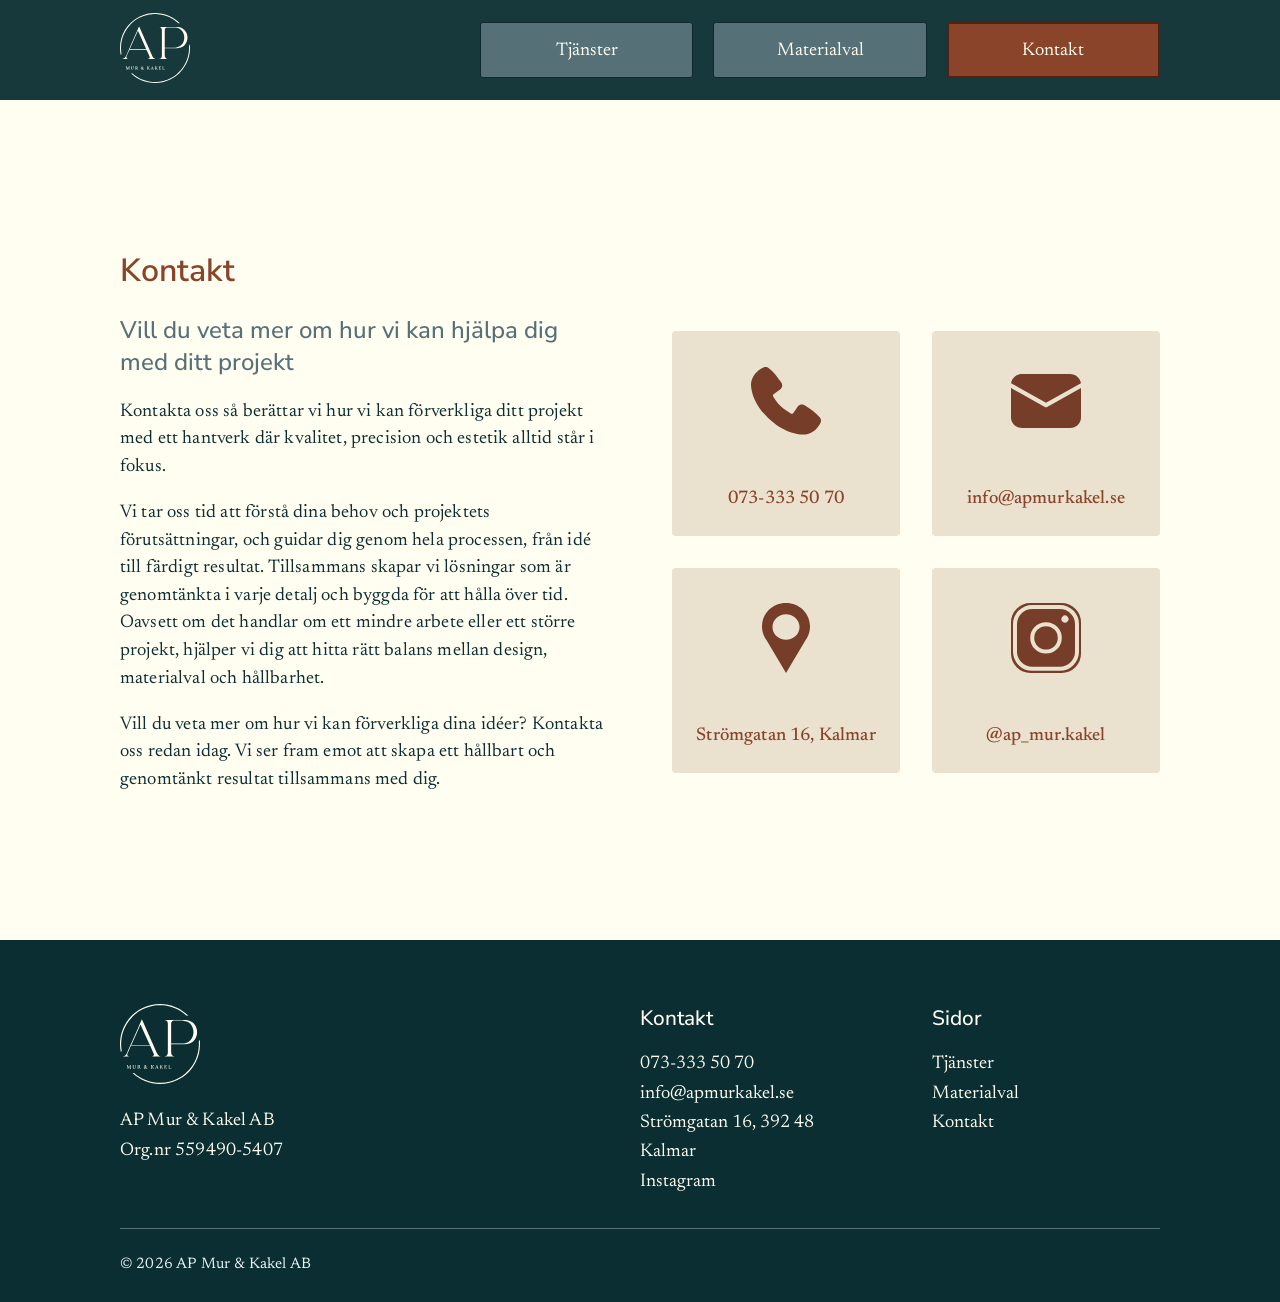
<file: kontakt.html>
<!DOCTYPE html>
<html lang="sv">

<head>
    <meta charset="UTF-8">
    <meta name="viewport" content="width=device-width, initial-scale=1.0">
    <title>Kontakt | AP Mur & Kakel</title>
    <meta name="description" content="Kontakta AP Mur & Kakel i Kalmar. Ring 073-333 50 70 eller mejla info@apmurkakel.se för att prata om ditt projekt.">
    <link rel="icon" href="img/favicon.svg" type="image/svg+xml">
    <!-- Förhandsvisning när länken delas (byt adressen när domänen apmurkakel.se kopplas på) -->
    <meta property="og:type" content="website">
    <meta property="og:locale" content="sv_SE">
    <meta property="og:site_name" content="AP Mur &amp; Kakel">
    <meta property="og:title" content="Kontakt | AP Mur &amp; Kakel">
    <meta property="og:description" content="Kontakta AP Mur & Kakel i Kalmar. Ring 073-333 50 70 eller mejla info@apmurkakel.se för att prata om ditt projekt.">
    <meta property="og:url" content="https://matilda0404.github.io/ap-mur-kakel/kontakt.html">
    <meta property="og:image" content="https://matilda0404.github.io/ap-mur-kakel/img/delningsbild.jpg">
    <meta property="og:image:width" content="1200">
    <meta property="og:image:height" content="630">
    <meta name="twitter:card" content="summary_large_image">
    <link rel="stylesheet" href="style.css?v=5" type="text/css">
    <link rel="preconnect" href="https://fonts.googleapis.com">
    <link rel="preconnect" href="https://fonts.gstatic.com" crossorigin>
    <link
        href="https://fonts.googleapis.com/css2?family=Newsreader:ital,opsz,wght@0,6..72,200..800;1,6..72,200..800&family=Nunito+Sans:ital,opsz,wght@0,6..12,200..1000;1,6..12,200..1000&family=STIX+Two+Text:ital,wght@0,400..700;1,400..700&display=swap"
        rel="stylesheet">

</head>

<body id="kontakttop">
    <header>
        <div id="globalnav">
            <nav class="start">
                <ul>
                    <li>
                        <a href="start.html"><img src="img/ap-logo.svg" alt="logotyp med texten AP Mur & Kakel"></a>
                    </li>
                </ul>
            </nav>

            <input type="checkbox" id="menyknapp" class="menyknapp">
            <label for="menyknapp" class="hamburgare" aria-label="Öppna och stäng menyn">
                <span></span>
                <span></span>
                <span></span>
            </label>
            <label for="menyknapp" class="menyoverlay" aria-hidden="true"></label>

            <nav class="navigering">
                <ul>
                    <li><a href="tjanster.html">Tjänster</a></li>
                    <li><a href="materialval.html">Materialval</a></li>
                    <li><a class="thispage" href="kontakt.html">Kontakt</a></li>
                </ul>
            </nav>
        </div>
    </header>

    <main id="kontakt">
        <div id="kontaktcontent">
            <div class="innehåll">
                <h1>Kontakt</h1>
                <h2>Vill du veta mer om hur vi kan hjälpa dig med ditt projekt</h2>
                <p>Kontakta oss så berättar vi hur vi kan förverkliga ditt projekt med ett hantverk där kvalitet,
                    precision
                    och
                    estetik alltid står i fokus. </p>
                <p>Vi tar oss tid att förstå dina behov och projektets förutsättningar, och guidar dig genom hela
                    processen,
                    från idé till färdigt resultat. Tillsammans skapar vi lösningar som är genomtänkta i varje detalj
                    och
                    byggda
                    för att hålla över tid. Oavsett om det handlar om ett mindre arbete eller ett större projekt,
                    hjälper vi
                    dig
                    att hitta rätt balans mellan design, materialval och hållbarhet.</p>
                <p>Vill du veta mer om hur vi kan förverkliga dina idéer? Kontakta oss redan idag. Vi ser fram emot att
                    skapa
                    ett hållbart och genomtänkt resultat tillsammans med dig. </p>
            </div>
            <div id="kontaktuppgifter" class="kontaktkort">

                <div id="tel">
                    <a href="tel:0733335070" data-tips="Ring numret"><img class="ikon" src="img/tel.svg"
                            alt="Ikon som visar en telefon">
                        <p>073-333 50 70</p>
                    </a>
                </div>
                <div id="mejl">

                    <a href="mailto:info@apmurkakel.se" data-tips="Skicka mejl"><img class="ikon" src="img/mejl.svg"
                            alt="Ikon som visar ett brev">
                        <p>info@apmurkakel.se</p>
                    </a>
                </div>
                <div id="adress">
                    <a href="https://www.google.com/maps/place/Str%C3%B6mgatan+16,+392+48+Kalmar/@56.6652124,16.3575807,17z/data=!3m1!4b1!4m6!3m5!1s0x4657d1651a39eeed:0xb9da74a751baf371!8m2!3d56.6652095!4d16.3624516!16s%2Fg%2F11v15s289r?entry=ttu&g_ep=EgoyMDI2MDUwMi4wIKXMDSoASAFQAw%3D%3D"
                        target="_blank" rel="noopener noreferrer" data-tips="Visa i Google Maps"><img class="ikon"
                            src="img/adress.svg" alt="Ikon som visar en plats pin">
                        <p>Strömgatan 16, Kalmar</p>
                    </a>

                </div>

                <div id="insta">
                    <a href="https://www.instagram.com/ap_mur.kakel/" target="_blank" rel="noopener noreferrer"
                        data-tips="Besök Instagramprofil">
                        <img class="ikon" src="img/insta.svg" alt="Ikon som visar instagrams logotyp">
                        <p>@ap_mur.kakel</p>
                    </a>

                </div>

            </div>
        </div>

    </main>

    <footer>
        <div id="footerinner">
            <div class="footerkol">
                <img src="img/ap-logo.svg" alt="logotyp med texten AP Mur & Kakel" class="footerlogo">
                <p>AP Mur &#38; Kakel AB<br>Org.nr 559490-5407</p>
            </div>

            <div class="footerkol">
                <h2>Kontakt</h2>
                <ul>
                    <li><a href="tel:0733335070">073-333 50 70</a></li>
                    <li><a href="mailto:info@apmurkakel.se">info@apmurkakel.se</a></li>
                    <li><a href="https://www.google.com/maps/place/Str%C3%B6mgatan+16,+392+48+Kalmar/@56.6652124,16.3575807,17z/data=!3m1!4b1!4m6!3m5!1s0x4657d1651a39eeed:0xb9da74a751baf371!8m2!3d56.6652095!4d16.3624516!16s%2Fg%2F11v15s289r?entry=ttu&g_ep=EgoyMDI2MDUwMi4wIKXMDSoASAFQAw%3D%3D" target="_blank" rel="noopener noreferrer">Strömgatan 16, 392 48 Kalmar</a></li>
                    <li><a href="https://www.instagram.com/ap_mur.kakel/" target="_blank" rel="noopener noreferrer">Instagram</a></li>
                </ul>
            </div>

            <div class="footerkol">
                <h2>Sidor</h2>
                <ul>
                    <li><a href="tjanster.html">Tjänster</a></li>
                    <li><a href="materialval.html">Materialval</a></li>
                    <li><a href="kontakt.html">Kontakt</a></li>
                </ul>
            </div>
        </div>
        <div id="copyright">
            <p>&#169; 2026 AP Mur &#38; Kakel AB</p>
        </div>
    </footer>

    <a href="#" id="tilltoppen" aria-label="Till toppen av sidan">↑</a>
    <script src="toppen.js?v=5"></script>


    <script src="kort.js?v=5"></script>
</body>

</html>
</file>
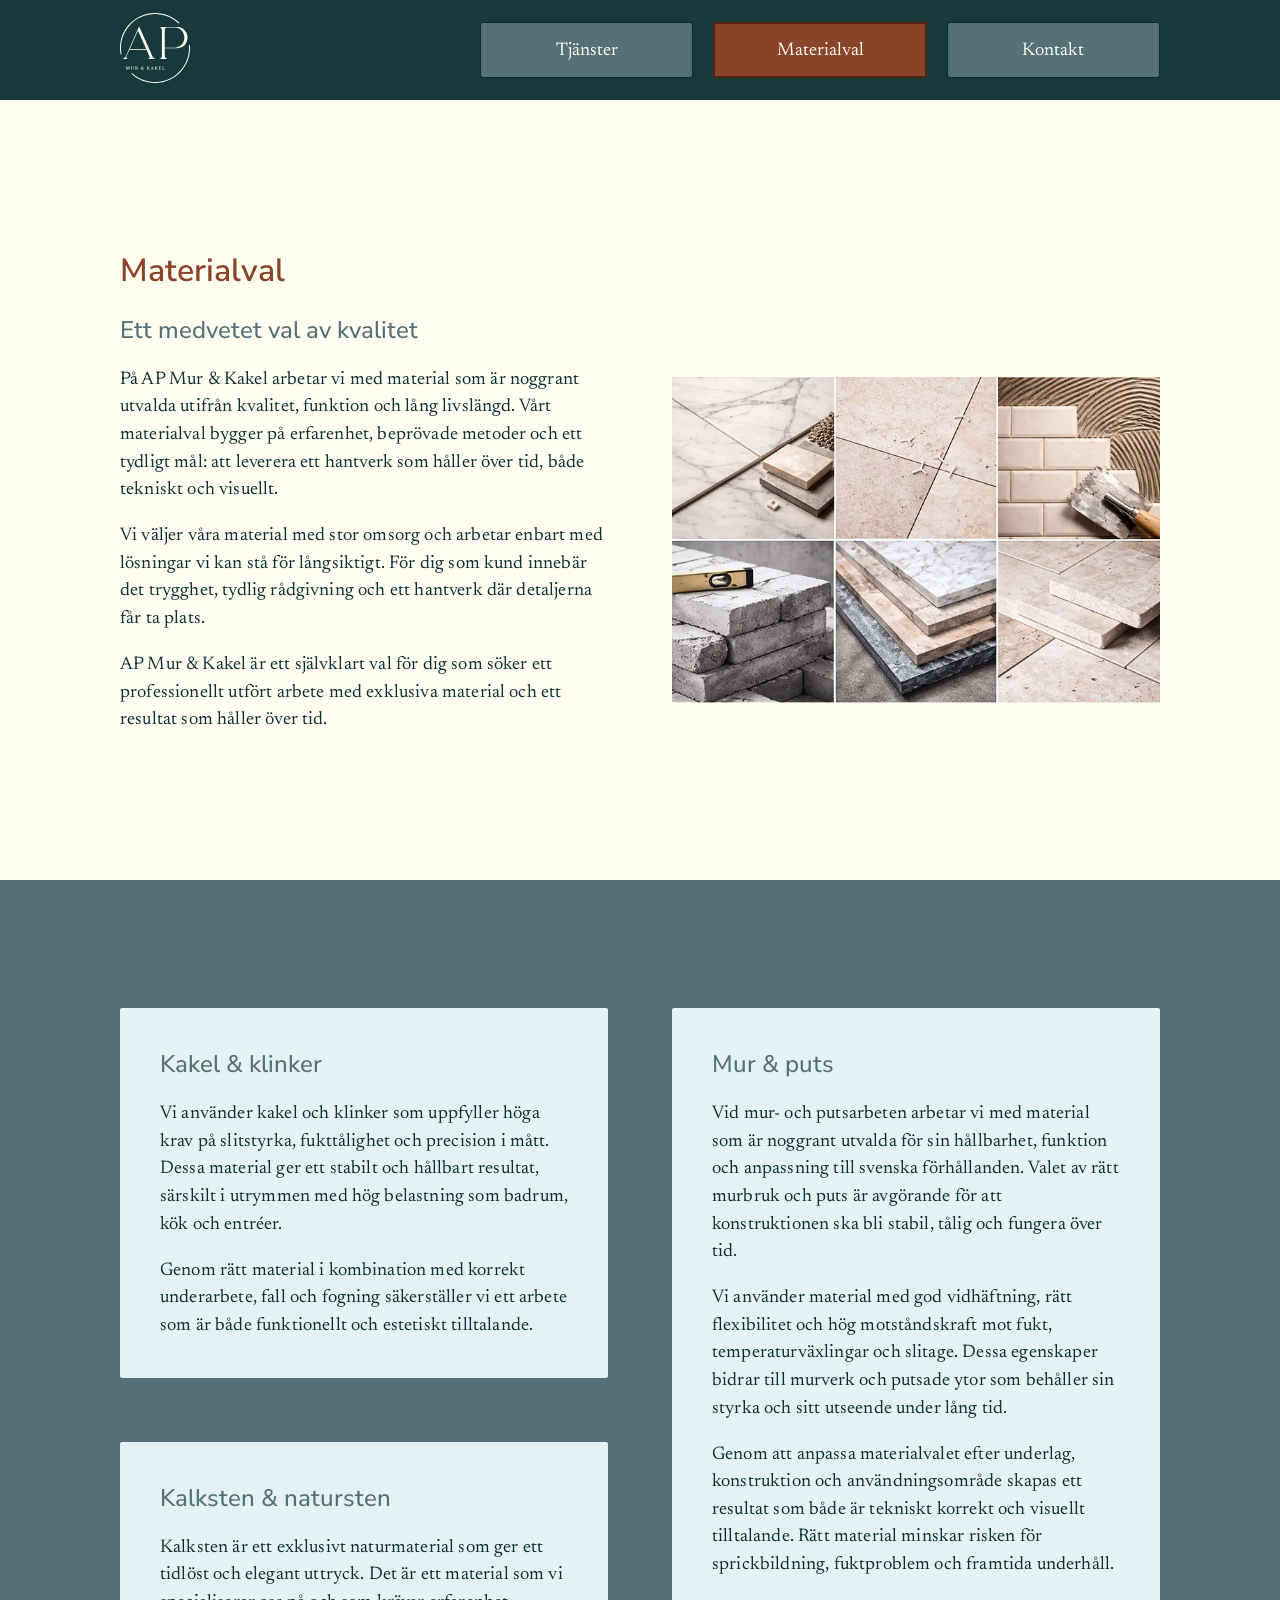
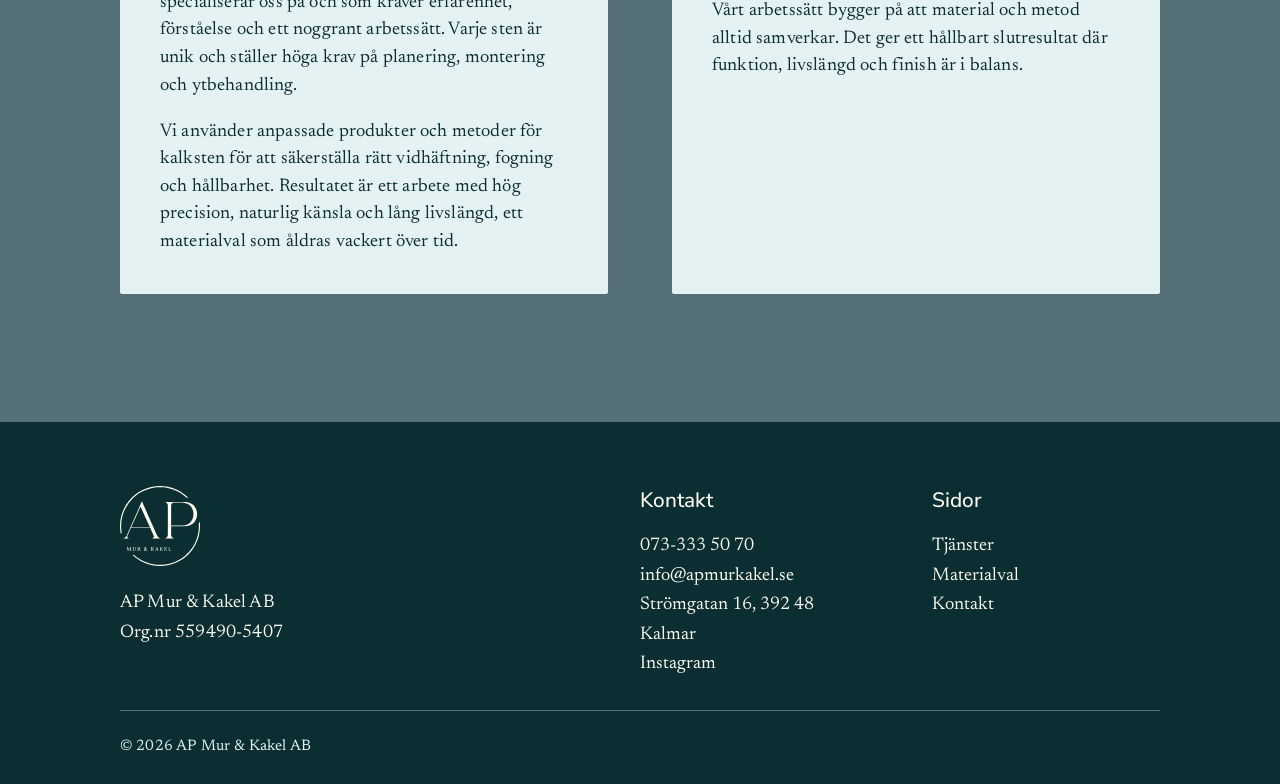
<file: materialval.html>
<!DOCTYPE html>
<html lang="sv">

<head>
    <meta charset="UTF-8">
    <meta name="viewport" content="width=device-width, initial-scale=1.0">
    <title>Materialval | AP Mur & Kakel</title>
    <meta name="description" content="Noggrant utvalda material inom kakel, klinker, kalksten, natursten, mur och puts för ett hållbart resultat som håller över tid.">
    <link rel="icon" href="img/favicon.svg" type="image/svg+xml">
    <!-- Förhandsvisning när länken delas (byt adressen när domänen apmurkakel.se kopplas på) -->
    <meta property="og:type" content="website">
    <meta property="og:locale" content="sv_SE">
    <meta property="og:site_name" content="AP Mur &amp; Kakel">
    <meta property="og:title" content="Materialval | AP Mur &amp; Kakel">
    <meta property="og:description" content="Noggrant utvalda material inom kakel, klinker, kalksten, natursten, mur och puts för ett hållbart resultat som håller över tid.">
    <meta property="og:url" content="https://matilda0404.github.io/ap-mur-kakel/materialval.html">
    <meta property="og:image" content="https://matilda0404.github.io/ap-mur-kakel/img/delningsbild.jpg">
    <meta property="og:image:width" content="1200">
    <meta property="og:image:height" content="630">
    <meta name="twitter:card" content="summary_large_image">
    <link rel="stylesheet" href="style.css?v=5" type="text/css">
    <link rel="preconnect" href="https://fonts.googleapis.com">
    <link rel="preconnect" href="https://fonts.gstatic.com" crossorigin>
    <link
        href="https://fonts.googleapis.com/css2?family=Newsreader:ital,opsz,wght@0,6..72,200..800;1,6..72,200..800&family=Nunito+Sans:ital,opsz,wght@0,6..12,200..1000;1,6..12,200..1000&family=STIX+Two+Text:ital,wght@0,400..700;1,400..700&display=swap"
        rel="stylesheet">

</head>

<body id="materialtop">
    <header>
        <div id="globalnav">
            <nav class="start">
                <ul>
                    <li>
                        <a href="start.html"><img src="img/ap-logo.svg" alt="logotyp med texten AP Mur & Kakel"></a>
                    </li>
                </ul>
            </nav>

            <input type="checkbox" id="menyknapp" class="menyknapp">
            <label for="menyknapp" class="hamburgare" aria-label="Öppna och stäng menyn">
                <span></span>
                <span></span>
                <span></span>
            </label>
            <label for="menyknapp" class="menyoverlay" aria-hidden="true"></label>

            <nav class="navigering">
                <ul>
                    <li><a href="tjanster.html">Tjänster</a></li>
                    <li><a class="thispage" href="materialval.html">Materialval</a></li>
                    <li><a href="kontakt.html">Kontakt</a></li>
                </ul>
            </nav>
        </div>
    </header>

    <main id="materialval">
        <div id="m1">
            <div class="innehåll">
                <h1>Materialval</h1>
                <h2>Ett medvetet val av kvalitet</h2>
                <p>
                    På AP Mur & Kakel arbetar vi med material som är noggrant utvalda utifrån kvalitet, funktion och
                    lång
                    livslängd. Vårt materialval bygger på erfarenhet, beprövade metoder och ett tydligt mål: att
                    leverera
                    ett
                    hantverk som håller över tid, både tekniskt och visuellt.
                </p>
                <p>Vi väljer våra material med stor omsorg och arbetar enbart med lösningar vi kan stå för långsiktigt.
                    För
                    dig
                    som kund innebär det trygghet, tydlig rådgivning och ett hantverk där detaljerna får ta plats.</p>
                <p>AP Mur & Kakel är ett självklart val för dig som söker ett professionellt utfört arbete med exklusiva
                    material och ett resultat som håller över tid.</p>
            </div>
            <img id="materialbild" src="img/material.webp"
                alt="Kollage av närbilder på byggmaterial som kakel, klinker, puts, betongblock och natursten i neutrala toner">
        </div>

        <div id="m2background">
            <div id="m2">
                <div id="m2content">
                    <div id="m2a" class="kort">
                        <h2>Kakel &#38; klinker</h2>
                        <p>Vi använder kakel och klinker som uppfyller höga krav på slitstyrka, fukttålighet och precision i mått. Dessa material ger ett stabilt och hållbart resultat, särskilt i utrymmen med hög belastning som badrum, kök och entréer.</p>
                        <p>Genom rätt material i kombination med korrekt underarbete, fall och fogning säkerställer vi ett arbete som är både funktionellt och estetiskt tilltalande.</p>
                    </div>

                    <div id="m2b" class="kort">
                        <h2>Kalksten &#38; natursten</h2>
                        <p>Kalksten är ett exklusivt naturmaterial som ger ett tidlöst och elegant uttryck. Det är ett
                            material
                            som vi specialiserar oss på och som kräver erfarenhet, förståelse och ett noggrant
                            arbetssätt.
                            Varje
                            sten
                            är unik och ställer höga krav på planering, montering och ytbehandling.</p>
                        <p>Vi använder anpassade produkter och metoder för kalksten för att säkerställa rätt
                            vidhäftning,
                            fogning
                            och
                            hållbarhet. Resultatet är ett arbete med hög precision, naturlig känsla och lång livslängd,
                            ett
                            materialval
                            som åldras vackert över tid.</p>
                    </div>

                    <div id="m2c" class="kort">
                        <h2>Mur &#38; puts</h2>
                        <p>Vid mur- och putsarbeten arbetar vi med material som är noggrant utvalda för sin hållbarhet,
                            funktion
                            och
                            anpassning till svenska förhållanden. Valet av rätt murbruk och puts är avgörande för att
                            konstruktionen
                            ska
                            bli stabil, tålig och fungera över tid.</p>
                        <p>Vi använder material med god vidhäftning, rätt flexibilitet och hög motståndskraft mot fukt,
                            temperaturväxlingar och slitage. Dessa egenskaper bidrar till murverk och putsade ytor som
                            behåller
                            sin
                            styrka och sitt utseende under lång tid.</p>
                        <p>Genom att anpassa materialvalet efter underlag, konstruktion och användningsområde skapas ett
                            resultat
                            som
                            både är tekniskt korrekt och visuellt tilltalande. Rätt material minskar risken för
                            sprickbildning,
                            fuktproblem och framtida underhåll.</p>
                        <p>Vårt arbetssätt bygger på att material och metod alltid samverkar. Det ger ett hållbart
                            slutresultat
                            där
                            funktion, livslängd och finish är i balans.</p>
                    </div>

                </div>
            </div>        </div>
    </main>

    <footer>
        <div id="footerinner">
            <div class="footerkol">
                <img src="img/ap-logo.svg" alt="logotyp med texten AP Mur & Kakel" class="footerlogo">
                <p>AP Mur &#38; Kakel AB<br>Org.nr 559490-5407</p>
            </div>

            <div class="footerkol">
                <h2>Kontakt</h2>
                <ul>
                    <li><a href="tel:0733335070">073-333 50 70</a></li>
                    <li><a href="mailto:info@apmurkakel.se">info@apmurkakel.se</a></li>
                    <li><a href="https://www.google.com/maps/place/Str%C3%B6mgatan+16,+392+48+Kalmar/@56.6652124,16.3575807,17z/data=!3m1!4b1!4m6!3m5!1s0x4657d1651a39eeed:0xb9da74a751baf371!8m2!3d56.6652095!4d16.3624516!16s%2Fg%2F11v15s289r?entry=ttu&g_ep=EgoyMDI2MDUwMi4wIKXMDSoASAFQAw%3D%3D" target="_blank" rel="noopener noreferrer">Strömgatan 16, 392 48 Kalmar</a></li>
                    <li><a href="https://www.instagram.com/ap_mur.kakel/" target="_blank" rel="noopener noreferrer">Instagram</a></li>
                </ul>
            </div>

            <div class="footerkol">
                <h2>Sidor</h2>
                <ul>
                    <li><a href="tjanster.html">Tjänster</a></li>
                    <li><a href="materialval.html">Materialval</a></li>
                    <li><a href="kontakt.html">Kontakt</a></li>
                </ul>
            </div>
        </div>
        <div id="copyright">
            <p>&#169; 2026 AP Mur &#38; Kakel AB</p>
        </div>
    </footer>

    <a href="#" id="tilltoppen" aria-label="Till toppen av sidan">↑</a>
    <script src="toppen.js?v=5"></script>

</body>

</html>
</file>
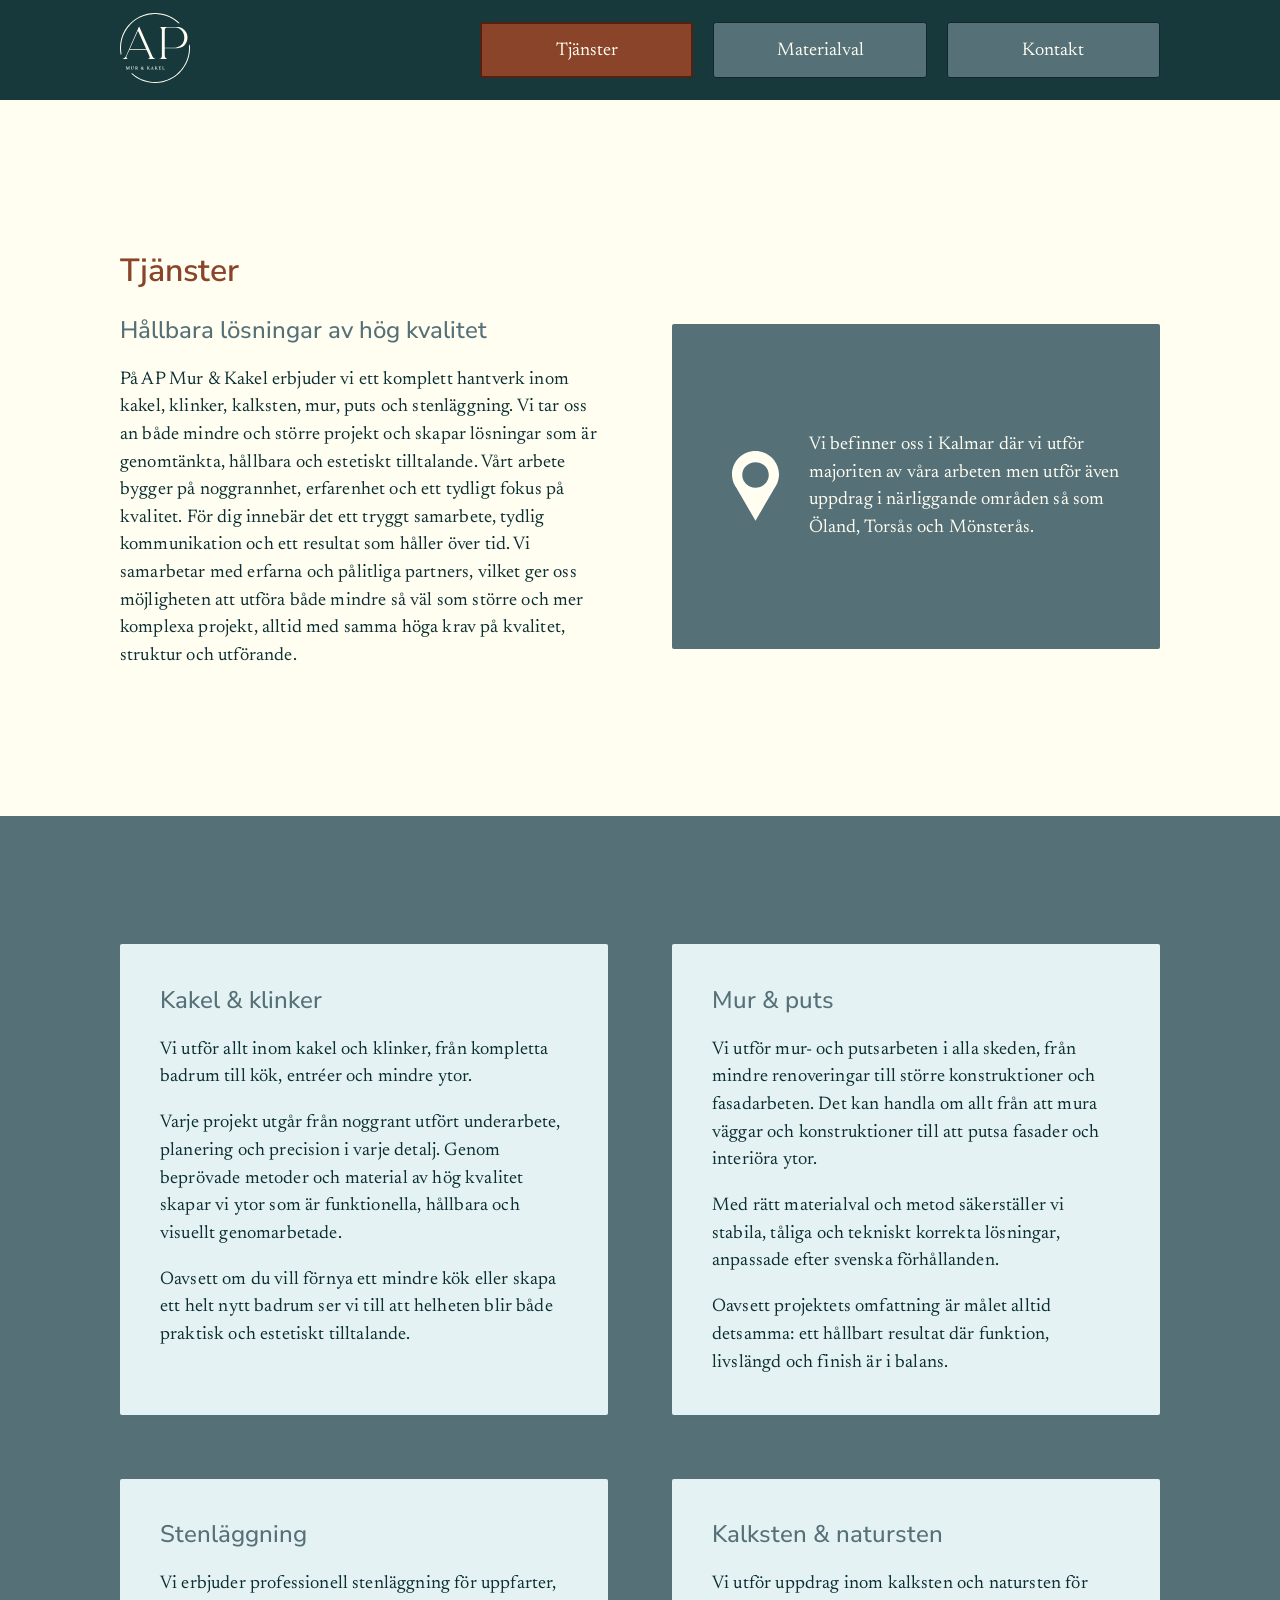
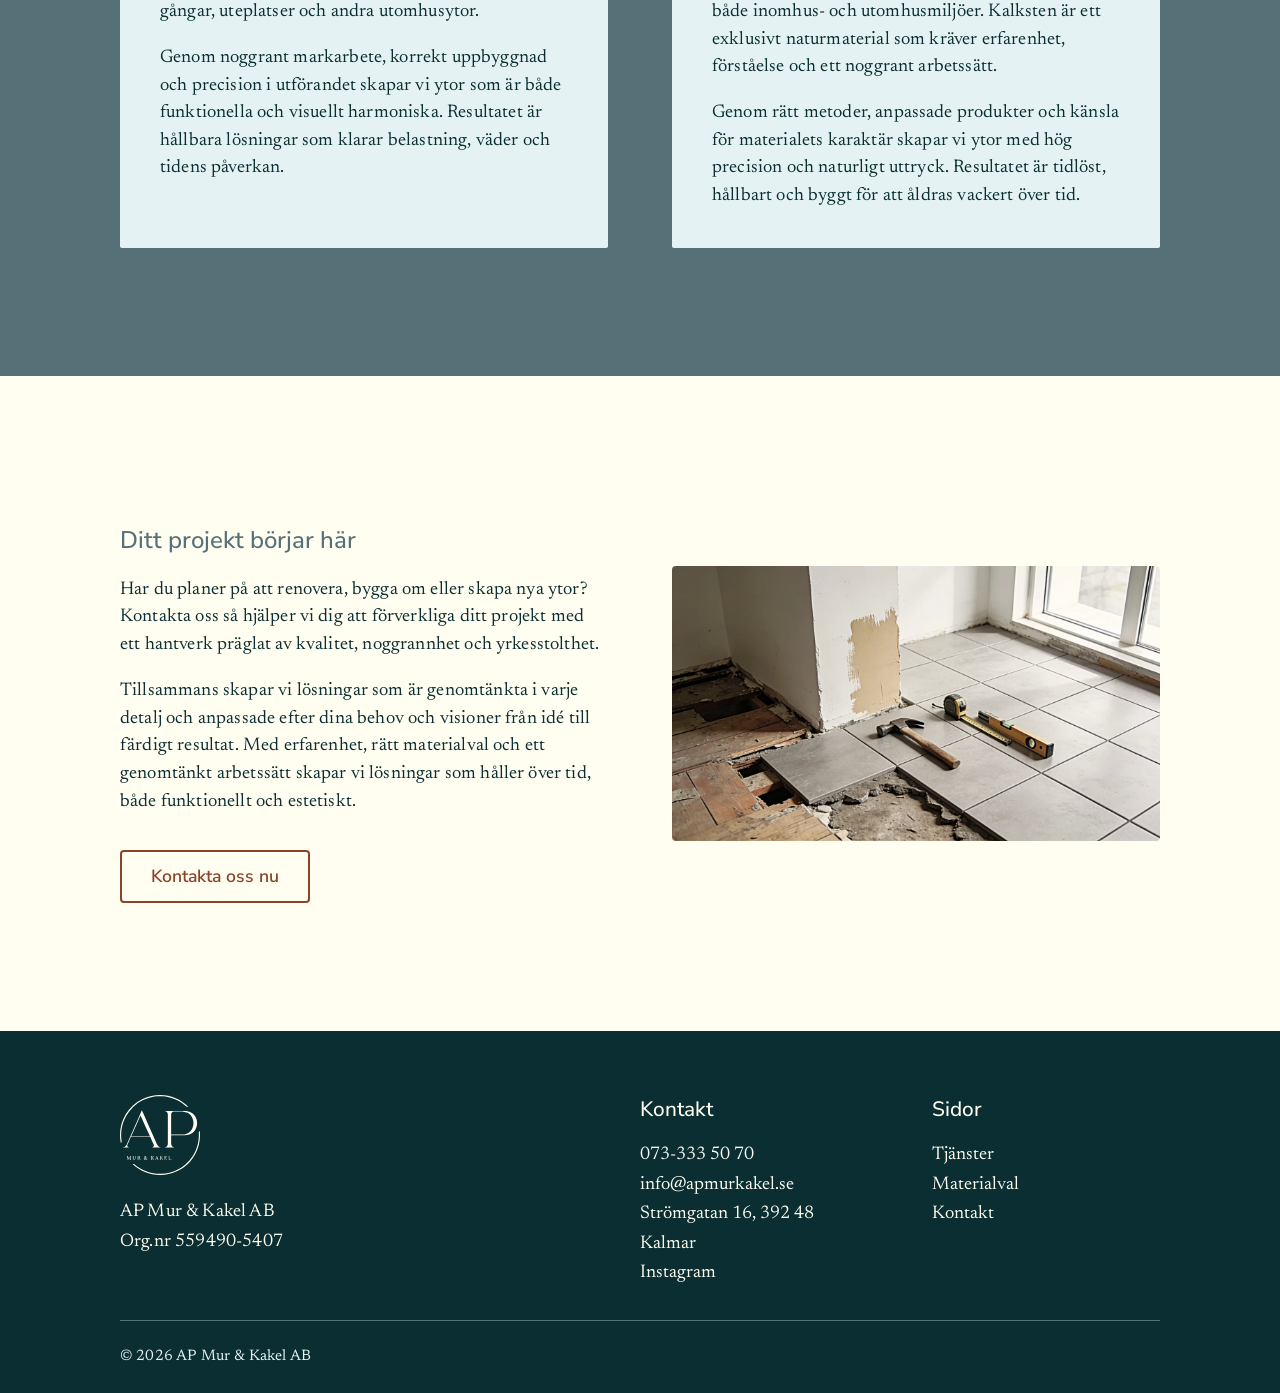
<file: tjanster.html>
<!DOCTYPE html>
<html lang="sv">

<head>
    <meta charset="UTF-8">
    <meta name="viewport" content="width=device-width, initial-scale=1.0">
    <title>Tjänster | AP Mur & Kakel</title>
    <meta name="description" content="Kakel och klinker, mur och puts, stenläggning samt kalksten och natursten i Kalmar, Öland, Torsås och Mönsterås.">
    <link rel="icon" href="img/favicon.svg" type="image/svg+xml">
    <!-- Förhandsvisning när länken delas (byt adressen när domänen apmurkakel.se kopplas på) -->
    <meta property="og:type" content="website">
    <meta property="og:locale" content="sv_SE">
    <meta property="og:site_name" content="AP Mur &amp; Kakel">
    <meta property="og:title" content="Tjänster | AP Mur &amp; Kakel">
    <meta property="og:description" content="Kakel och klinker, mur och puts, stenläggning samt kalksten och natursten i Kalmar, Öland, Torsås och Mönsterås.">
    <meta property="og:url" content="https://matilda0404.github.io/ap-mur-kakel/tjanster.html">
    <meta property="og:image" content="https://matilda0404.github.io/ap-mur-kakel/img/delningsbild.jpg">
    <meta property="og:image:width" content="1200">
    <meta property="og:image:height" content="630">
    <meta name="twitter:card" content="summary_large_image">
    <link rel="stylesheet" href="style.css?v=5" type="text/css">
    <link rel="preconnect" href="https://fonts.googleapis.com">
    <link rel="preconnect" href="https://fonts.gstatic.com" crossorigin>
    <link
        href="https://fonts.googleapis.com/css2?family=Newsreader:ital,opsz,wght@0,6..72,200..800;1,6..72,200..800&family=Nunito+Sans:ital,opsz,wght@0,6..12,200..1000;1,6..12,200..1000&family=STIX+Two+Text:ital,wght@0,400..700;1,400..700&display=swap"
        rel="stylesheet">

</head>

<body id="tjänstertop">
    <header>
        <div id="globalnav">
            <nav class="start">
                <ul>
                    <li>
                        <a href="start.html"><img src="img/ap-logo.svg" alt="logotyp med texten AP Mur & Kakel"></a>
                    </li>
                </ul>
            </nav>

            <input type="checkbox" id="menyknapp" class="menyknapp">
            <label for="menyknapp" class="hamburgare" aria-label="Öppna och stäng menyn">
                <span></span>
                <span></span>
                <span></span>
            </label>
            <label for="menyknapp" class="menyoverlay" aria-hidden="true"></label>

            <nav class="navigering">
                <ul>
                    <li><a class="thispage" href="tjanster.html">Tjänster</a></li>
                    <li><a href="materialval.html">Materialval</a></li>
                    <li><a href="kontakt.html">Kontakt</a></li>
                </ul>
            </nav>
        </div>
    </header>

    <main id="tjänster">
        <div id="t1">
            <div id="t1a">
                <h1>
                    Tjänster
                </h1>

                <h2>Hållbara lösningar av hög kvalitet</h2>
                <p>På AP Mur & Kakel erbjuder vi ett komplett hantverk inom kakel, klinker, kalksten, mur, puts och
                    stenläggning. Vi tar oss an både mindre och större projekt och skapar lösningar som är genomtänkta,
                    hållbara
                    och estetiskt tilltalande. Vårt arbete bygger på noggrannhet, erfarenhet och ett tydligt fokus på
                    kvalitet.
                    För dig innebär det ett tryggt samarbete, tydlig kommunikation och ett resultat som håller över tid.
                    Vi
                    samarbetar med erfarna och pålitliga partners, vilket ger oss möjligheten att utföra både mindre så
                    väl
                    som
                    större och mer komplexa projekt, alltid med samma höga krav på kvalitet, struktur och utförande.
                </p>
            </div>

            <div id="t1b">
                <img src="img/adress.neutral.svg" alt="ikon av en plats pin" class="ikon">
                <p>Vi befinner oss i Kalmar där vi utför majoriten av våra arbeten men utför även uppdrag i närliggande
                    områden
                    så som Öland, Torsås och Mönsterås.</p>
            </div>
        </div>

        <div id="t2background">
            <div id="t2">

                <div id="t2a" class="kort">
                    <h2>Kakel &#38; klinker</h2>
                    <p>Vi utför allt inom kakel och klinker, från kompletta badrum till kök, entréer och mindre ytor.</p>
                    <p>Varje projekt utgår från noggrant utfört underarbete, planering och precision i varje detalj. Genom beprövade metoder och material av hög kvalitet skapar vi ytor som är funktionella, hållbara och visuellt genomarbetade.</p>
                    <p>Oavsett om du vill förnya ett mindre kök eller skapa ett helt nytt badrum ser vi till att helheten blir både praktisk och estetiskt tilltalande.</p>
                </div>

                <div id="t2b" class="kort">
                    <h2>Mur &#38; puts </h2>
                    <p>Vi utför mur- och putsarbeten i alla skeden, från mindre renoveringar till större konstruktioner och fasadarbeten. Det kan handla om allt från att mura väggar och konstruktioner till att putsa fasader och interiöra ytor.</p>
                    <p>Med rätt materialval och metod säkerställer vi stabila, tåliga och tekniskt korrekta lösningar, anpassade efter svenska förhållanden.</p>
                    <p>Oavsett projektets omfattning är målet alltid detsamma: ett hållbart resultat där funktion, livslängd och finish är i balans.</p>
                </div>

                <div id="t2c" class="kort">
                    <h2>Stenläggning</h2>
                    <p>Vi erbjuder professionell stenläggning för uppfarter, gångar, uteplatser och andra utomhusytor.</p>
                    <p>Genom noggrant markarbete, korrekt uppbyggnad och precision i utförandet skapar vi ytor som är både funktionella och visuellt harmoniska. Resultatet är hållbara lösningar som klarar belastning, väder och tidens påverkan.</p>
                </div>

                <div id="t2d" class="kort">
                    <h2>Kalksten &#38; natursten</h2>
                    <p>Vi utför uppdrag inom kalksten och natursten för både inomhus- och utomhusmiljöer. Kalksten är ett exklusivt naturmaterial som kräver erfarenhet, förståelse och ett noggrant arbetssätt.</p>
                    <p>Genom rätt metoder, anpassade produkter och känsla för materialets karaktär skapar vi ytor med hög precision och naturligt uttryck. Resultatet är tidlöst, hållbart och byggt för att åldras vackert över tid.</p>
                </div>
            </div>
        </div>

        <div id="t3">
            <div id="t3content">
                <div id="t3a">
                    <h2>Ditt projekt börjar här</h2>
                    <p>Har du planer på att renovera, bygga om eller skapa nya ytor? Kontakta oss så hjälper vi dig att
                        förverkliga
                        ditt projekt med ett hantverk präglat av kvalitet, noggrannhet och yrkesstolthet.</p>

                    <p>Tillsammans skapar vi lösningar som är genomtänkta i varje detalj och anpassade efter dina behov
                        och
                        visioner från idé till färdigt resultat. Med erfarenhet, rätt materialval och ett genomtänkt
                        arbetssätt
                        skapar vi lösningar som håller över tid, både funktionellt och estetiskt.</p>

                    <a href="kontakt.html" class="knapp">Kontakta oss nu</a>
                </div>
                <img id="t3bild" src="img/projekt.webp"
                    alt="Golv under renovering med nylagt grått klinker, hammare, måttband och vattenpass">
            </div>
            </div>

    </main>

    <footer>
        <div id="footerinner">
            <div class="footerkol">
                <img src="img/ap-logo.svg" alt="logotyp med texten AP Mur & Kakel" class="footerlogo">
                <p>AP Mur &#38; Kakel AB<br>Org.nr 559490-5407</p>
            </div>

            <div class="footerkol">
                <h2>Kontakt</h2>
                <ul>
                    <li><a href="tel:0733335070">073-333 50 70</a></li>
                    <li><a href="mailto:info@apmurkakel.se">info@apmurkakel.se</a></li>
                    <li><a href="https://www.google.com/maps/place/Str%C3%B6mgatan+16,+392+48+Kalmar/@56.6652124,16.3575807,17z/data=!3m1!4b1!4m6!3m5!1s0x4657d1651a39eeed:0xb9da74a751baf371!8m2!3d56.6652095!4d16.3624516!16s%2Fg%2F11v15s289r?entry=ttu&g_ep=EgoyMDI2MDUwMi4wIKXMDSoASAFQAw%3D%3D" target="_blank" rel="noopener noreferrer">Strömgatan 16, 392 48 Kalmar</a></li>
                    <li><a href="https://www.instagram.com/ap_mur.kakel/" target="_blank" rel="noopener noreferrer">Instagram</a></li>
                </ul>
            </div>

            <div class="footerkol">
                <h2>Sidor</h2>
                <ul>
                    <li><a href="tjanster.html">Tjänster</a></li>
                    <li><a href="materialval.html">Materialval</a></li>
                    <li><a href="kontakt.html">Kontakt</a></li>
                </ul>
            </div>
        </div>
        <div id="copyright">
            <p>&#169; 2026 AP Mur &#38; Kakel AB</p>
        </div>
    </footer>

    <a href="#" id="tilltoppen" aria-label="Till toppen av sidan">↑</a>
    <script src="toppen.js?v=5"></script>


</body>

</html>
</file>
<file: style.css>
@charset "UTF-8";

/* Färger – samma som färgstilarna i Figma. Ändra här så ändras hela sidan.
   Använd dem så här: color: var(--primary); */
:root {
    --primary: #0A2E31;      /* primary color – mörkgrön */
    --secondary: #E5F2F3;    /* secondary color – ljus blågrå */
    --secondary-2: #557077;  /* secondary color 2 – gråblå */
    --secondary-3: #EAE1CF;  /* secondary color 3 – beige */
    --accent: #89442A;       /* accent color – rödbrun */
    --neutral: #FFFEF1;      /* neutral – krämvit */
}

:root {
    /* Avstånd mellan sektioner och navbarens höjd – ändras i media queries */
    --luft: 8rem;
    --header: 100px;
    /* Menyknapparnas bredd och marginal – hero-rutan följer dessa */
    --meny-knapp: 213.3px;
    --meny-marg: 10px;
}

html {
    background-color: var(--neutral);
    font-size: 16px;
    scroll-behavior: smooth;
}

main {
    margin: 0 auto;
    min-height: 100vh;
    display: block;
}

body {
    margin: 0;
}

#hero {
    background-image: url(img/ap-omslag.webp);
    width: 100%;
    min-height: 50vw;
    background-position: bottom;
    display: flex;
    flex-direction: column;
    align-items: center;
    text-align: center;
    background-repeat: no-repeat;
    background-size: cover;
    /* Innehållets bredd – används för att linjera hero-rutan med högerkanten */
    --innehall: 1440px;
}

/* Hero-rutan ligger till höger, linjerad med innehållets högerkant */
#herotext {
    /* Lika bred som menyn: 3 knappar + mellanrummen mellan dem */
    width: calc(3 * var(--meny-knapp) + 4 * var(--meny-marg));
    align-self: flex-end;
    margin-right: calc((100% - var(--innehall)) / 2);
    margin-top: 28vh;
    --hero-py: 56px;
    --hero-px: 48px;
    padding: var(--hero-py) var(--hero-px);
    display: flex;
    flex-direction: column;
    box-sizing: border-box;
    background-color: #fffef1be;

}

#murokakel {
    color: var(--primary);
    font-family: "STIX Two Text", serif;
    font-weight: 400;
    font-style: normal;
    font-size: 3.4rem;
    letter-spacing: 0.2rem;
    white-space: nowrap;
}

/* Text som ska hållas ihop på samma rad, t.ex. "AP Mur & Kakel" i rubriken */
.hellinje {
    white-space: nowrap;
}

/* Display-text: stor text som inte är en rubrik (används i heron) */
.display {
    margin: 0.67em 0;
    line-height: 1.2;
}

#slogan {
    color: var(--primary);
    font-size: 1.5rem;
}

h1 {
    font-family: "Nunito Sans", sans-serif;
    font-optical-sizing: auto;
    font-weight: 600;
    font-style: normal;
    font-variation-settings:
        "wdth" 100,
        "YTLC" 500;
    color: var(--accent);
    font-size: 2.8rem;
}

h2 {
    font-family: "Nunito Sans", sans-serif;
    font-optical-sizing: auto;
    font-weight: 500;
    font-style: normal;
    font-variation-settings:
        "wdth" 100,
        "YTLC" 500;
    color: var(--secondary-2);
    font-size: 1.75rem;
}

p {
    font-family: "Newsreader", serif;
    font-weight: 400;
    font-style: normal;
    color: var(--primary);
    font-size: 1.25rem;
    line-height: 1.6;
    letter-spacing: 0.01rem;
}

header {
    position: fixed;
    z-index: 10;
    width: 100%;
    height: 100px;
    display: flex;
    justify-content: center;
}

/* Halvtransparent bakgrund med blur. Ligger i ett pseudo-element så att
   hamburgarmenyns sidopanel och overlay fortfarande täcker hela skärmen */
header::before {
    content: "";
    position: absolute;
    inset: 0;
    z-index: -1;
    background-color: rgba(10, 46, 49, 0.945);
    -webkit-backdrop-filter: blur(0px);
    backdrop-filter: blur(20px);
}

#globalnav {
    max-width: 1440px;
    display: flex;
    justify-content: space-between;
    align-items: center;
    width: 100%;
}

header img {
    max-width: 70px;
}

nav.start {
    display: flex;
    justify-content: flex-start;
    white-space: nowrap;
}

/* Loggan linjerar med innehållets vänsterkant */
nav.start a {
    width: auto;
    height: auto;
    margin: 0;
    padding: 0;
    display: block;
}

/* Sista länken linjerar med innehållets högerkant */
nav.navigering li:last-child a {
    margin-right: 0;
}

nav.navigering {
    display: flex;
    justify-content: flex-end;
}

/* Hamburgarmeny – dold på stora skärmar */
.menyknapp,
.hamburgare,
.menyoverlay {
    display: none;
}

nav ul {
    padding: 0;
    display: flex;
    align-items: center;
}

nav li {
    list-style: none;
    display: flex;
}

a {
    text-decoration: none;
}

nav a {
    text-decoration: none;
    color: var(--neutral);
    width: var(--meny-knapp);
    height: 56px;
    border-radius: 3px;
    align-content: center;
    text-align: center;
    margin: 0 var(--meny-marg);
    font-family: "Newsreader", serif;
    font-optical-sizing: auto;
    font-weight: 400;
    font-style: normal;
    font-size: 1.5rem;
    transition: transform 0.2s ease, background-color 0.2s ease, color 0.2s ease;
}

/* Menyknappar: tunn ljus ram som standard */
nav.navigering a {
    background-color:var(--secondary-2);
    border: 1px solid #10272e;
    box-sizing: border-box;
}

/* Sidan man står på */
nav a.thispage {
    color: var(--neutral);
     border: 2px solid #522111;
    background-color: var(--accent);
}

/* Hover bara på enheter med muspekare, så att effekten inte fastnar på mobilen */
@media (hover: hover) {
    /* Hover: lite ljusare bakgrund och lyfts lite, som CTA-knappen (inte sidan man står på) */
    /* Alla menyknappar och loggan lyfts lite vid hover, som CTA-knappen */
    nav a:hover {
        transform: translateY(-2px);
    }

    nav.navigering a:not(.thispage):hover {
        background-color: #6f898f;
    }
}

img.ikon {
    max-width: 70px;
    height: 70px;
    width: auto;
    margin: 30px;
}

#start {
    display: grid;
    grid-template-rows: auto auto auto;
    grid-template-areas: "s1" "s2background" "s3";
}

#s1,
#s2background {
    scroll-snap-align: start;
    scroll-margin-top: 200px;
    box-sizing: border-box;
}

#s2background {
    background-color: var(--secondary);
    grid-area: s2background;
    align-items: center;
    padding: 0;
}

#s1 {
    grid-area: s1;
    margin: 0 auto;
    display: grid;
    grid-template-columns: 1fr 1fr;
    gap: 4rem;
    max-width: 1440px;
    grid-template-areas: "innehåll fördelar";
    align-items: center;
    box-sizing: border-box;
}

#start .innehåll {
    grid-area: innehåll;
}

#fördelar {
    grid-area: fördelar;
    display: grid;
    grid-template-columns: repeat(2, 1fr);
    gap: 2rem;
    padding-top: 64.4px;
}

#fördelar div {
    background-color: var(--secondary-3);
    border-radius: 4px;
    text-align: center;
    display: flex;
    flex-direction: column;
    align-items: center;
    justify-content: center;
    min-height: 230px;
}

#fördelar p {
    font-weight: 500;
    color: var(--accent);
}

#s2 {
    margin: 0 auto;
    max-width: 1440px;
    display: grid;
    grid-template-columns: 1fr 1fr;
    grid-template-areas: "s2a s2b";
    gap: 4rem;
    align-items: center;
    box-sizing: border-box;
}

#s2a {
    grid-area: s2a;
}

#s2b {
    grid-area: s2b;
    display: grid;
    grid-template-columns: 1fr 1fr;
    grid-template-areas: "bkr kredit";
    justify-content: right;
    padding-top: 96.12px;
}

#bkr {
    grid-area: bkr;
    justify-self: right;
}

#bkrbild {
    max-width: 280px;
}

#kredit {
    width: 420px;
    grid-area: kredit;
}

#s3 {
    grid-area: s3;
    margin-top: 0;
    margin: 0 auto;
    max-width: 1440px;
    display: grid;
    grid-template-rows: auto;
    grid-template-areas: "s3content";
    scroll-snap-align: start;
    scroll-margin-top: 200px;
    box-sizing: border-box;

}

#s3content {
    grid-area: s3content;
    display: grid;
    grid-template-columns: 1fr 1fr;
    grid-template-areas: "s3a s3b";
    gap: 4rem;
    align-items: center;
    align-content: center;
    box-sizing: border-box;
}

#s3a {
    grid-area: s3a;
}

#s3b {
    grid-area: s3b;
    margin-top: 26.56px;
}

#tjänster {

    display: grid;
    grid-template-rows: auto auto auto;
    grid-template-areas: "t1" "t2background" "t3";
    padding: 0;
}

#t1,
#t2background {
    scroll-snap-align: start;
    scroll-margin-top: 200px;
    box-sizing: border-box;
}

#t1 {
    grid-area: t1;
    margin: 0 auto;
    max-width: 1440px;
    display: grid;
    grid-template-columns: 1fr 1fr;
    grid-template-areas:
        "t1a t1b";
    gap: 4rem;
    align-items: center;
}

#t1a {
    grid-area: t1a;
}

#t1b {
    background-color: var(--secondary-2);
    grid-area: t1b;
    border-radius: 2px;
    padding: 30px;
    display: flex;
    flex-direction: row;
    align-items: center;
    justify-content: center;
    min-height: 340px;
    margin-top: 56.57px;
}

#t1b p {
    color: var(--neutral);
}

#t2background {
    grid-area: t2background;
    background-color: var(--secondary-2);
    align-items: center;
}

#t2 {
    margin: 0 auto;
    max-width: 1440px;
    display: grid;
    grid-template-columns: repeat(2, 1fr);
    gap: 4rem;
    grid-template-areas: "t2a t2b" "t2c t2d";
    box-sizing: border-box;
}

/* Gemensam stil för de ljusa textrutorna på Tjänster och Materialval */
.kort {
    background-color: var(--secondary);
    padding: 20px 40px;
    border-radius: 2px;
}

#t2a {
    grid-area: t2a;
}

#t2b {
    grid-area: t2b;
}

#t2c {
    grid-area: t2c;
}

#t2d {
    grid-area: t2d;
}

#t3 {
    grid-area: t3;
    margin: 0 auto;
    max-width: 1440px;
    display: grid;
    grid-template-rows: auto;
    grid-template-areas: "t3content";
    scroll-snap-align: start;
    scroll-margin-top: 200px;
    box-sizing: border-box;
}

#t3content {
    grid-area: t3content;
    display: grid;
    grid-template-columns: 1fr 1fr;
    grid-template-areas: "t3a t3bild";
    gap: 4rem;
    align-items: center;
    align-content: center;
    box-sizing: border-box;
}

/* Textkolumnen med knapp längst ner på Tjänster */
#t3a {
    grid-area: t3a;
}

#t3bild {
    grid-area: t3bild;
    width: 100%;
    height: auto;
    border-radius: 4px;
}

#t3a .knapp {
    margin-top: 1rem;
}

#materialval {
    display: grid;
    grid-template-rows: auto auto auto;
    grid-template-areas: "m1" "m2";
    padding: 0;
}

#m1 {
    grid-area: m1;
    margin: 0 auto;
    max-width: 1440px;
    display: grid;
    grid-template-columns: 1fr 1fr;
    gap: 4rem;
    grid-template-areas: "innehåll materialbild";
    align-items: center;
    box-sizing: border-box;
    scroll-snap-align: start;
    scroll-margin-top: 200px;
}

#materialval .innehåll {
    grid-area: innehåll;
}

#materialbild {
    grid-area: materialbild;
    padding-top: 64.45px;
}

#m2background {
    background-color: var(--secondary-2);
    scroll-snap-align: start;
    scroll-margin-top: 200px;
    align-items: center;
    box-sizing: border-box;
}

#m2 {
    grid-area: m2;
    margin: 0 auto;
    max-width: 1440px;
    display: grid;
    grid-template-rows: auto;
    grid-template-areas: "m2content";
    align-items: center;
}

#m2content {
    grid-area: m2content;
    display: grid;
    grid-template-columns: 1fr 1fr;
    grid-template-rows: auto auto;
    grid-template-areas: "m2a m2c" "m2b m2c";
    gap: 4rem;
    align-content: center;
    box-sizing: border-box;
}

#m2a {
    grid-area: m2a;
}

#m2b {
    grid-area: m2b;
}

#m2c {
    grid-area: m2c;
}

#kontakt {
    display: grid;
    margin: 0 auto;
    max-width: 1440px;
    grid-template-rows: auto;
    grid-template-areas: "kontaktcontent";
    scroll-snap-align: start;
    scroll-margin-top: 200px;
    box-sizing: border-box;
}

#kontaktcontent {
    grid-area: kontaktcontent;
    display: grid;
    grid-template-columns: 1fr 1fr;
    grid-template-areas: "innehåll kontaktuppgifter";
    gap: 4rem;
    align-items: center;
    align-content: center;
    box-sizing: border-box;
}

#kontakt .innehåll {
    grid-area: innehåll;
}

#kontaktuppgifter {
    grid-area: kontaktuppgifter;
}

.kontaktkort {
    display: grid;
    grid-template-columns: repeat(2, 1fr);
    gap: 2rem;
    padding-top: 64.4px;
}

.kontaktkort div {
    background-color: var(--secondary-3);
    border-radius: 4px;
    text-align: center;
    display: flex;
    flex-direction: column;
    align-items: center;
    justify-content: center;
    min-height: 260px;

}

/* Hela kortet är klickbart */
.kontaktkort div {
    position: relative;
    overflow: hidden;
}

.kontaktkort a {
    display: flex;
    flex-direction: column;
    align-items: center;
    justify-content: center;
    flex: 1;
    align-self: stretch;
}

/* Mörk overlay över kortet */
.kontaktkort a::before {
    content: "";
    position: absolute;
    inset: 0;
    background-color:#442d233f;
    opacity: 0;
    transition: opacity 0.25s ease;
    pointer-events: none;
}

/* Knapp i mitten med texten från data-tips, t.ex. "Ring numret" */
.kontaktkort a::after {
    content: attr(data-tips);
    position: absolute;
    top: 50%;
    left: 50%;
    padding: 0.75rem 1.5rem;
    border-radius: 10px;
    background-color: var(--neutral);
    color: var(--primary);
    font-family: "Nunito Sans", sans-serif;
    font-weight: 600;
    font-size: 1.15rem;
    white-space: nowrap;
    box-shadow: 0 6px 18px rgba(10, 46, 49, 0.25);
    pointer-events: none;
    opacity: 0;
    transform: translate(-50%, -50%) scale(0.9);
    transition: opacity 0.25s ease, transform 0.25s ease;
}

/* Visas vid hover (dator), tangentbordsfokus och första trycket på mobil (.aktiv) */
.kontaktkort a:focus-visible::before,
.kontaktkort a.aktiv::before {
    opacity: 1;
}

.kontaktkort a:focus-visible::after,
.kontaktkort a.aktiv::after {
    opacity: 1;
    transform: translate(-50%, -50%) scale(1);
}

@media (hover: hover) {
    .kontaktkort a:hover::before {
        opacity: 1;
    }

    .kontaktkort a:hover::after {
        opacity: 1;
        transform: translate(-50%, -50%) scale(1);
    }
}

.kontaktkort p {
    font-weight: 500;
    color: var(--accent);
}

/* Footer */
footer {
    background-color: var(--primary);
    color: var(--neutral);
}

#footerinner {
    margin: 0 auto;
    max-width: 1440px;
    display: grid;
    grid-template-columns: 2fr 1fr 1fr;
    gap: 4rem;
    padding-block: 4rem 2rem;
}

.footerlogo {
    max-width: 80px;
}

footer h2 {
    color: var(--neutral);
    font-size: 1.3rem;
    margin-top: 0;
}

footer p,
footer li {
    font-family: "Newsreader", serif;
    color: var(--neutral);
    font-size: 1.15rem;
    line-height: 1.6;
}

footer ul {
    list-style: none;
    padding: 0;
    margin: 0;
}

footer a {
    color: var(--neutral);
    display: inline-block;
    transition: transform 0.2s ease, color 0.2s ease;
}

@media (hover: hover) {
    footer a:hover {
        color: #E4F2FF;
        transform: translateX(4px);
    }
}

#copyright {
    margin: 0 auto;
    max-width: 1440px;
    padding-block: 1.5rem;
    border-top: 1px solid var(--secondary-2);
    display: flex;
    justify-content: space-between;
    align-items: center;
    flex-wrap: wrap;
    gap: 1rem;
}

#copyright p {
    margin: 0;
    font-size: 0.95rem;
    color: var(--secondary);
}

/* "Till toppen" – rund knapp som ligger fast i nedre högra hörnet */
#tilltoppen {
    position: fixed;
    right: 1.5rem;
    bottom: 1.5rem;
    z-index: 5;
    display: flex;
    align-items: center;
    justify-content: center;
    width: 52px;
    height: 52px;
    border-radius: 50%;
    /* Ljus ram så att knappen syns även mot den mörka footern */
    border: 1.5px solid var(--secondary);
    box-sizing: border-box;
    background-color: rgba(10, 46, 49, 0.85);
    -webkit-backdrop-filter: blur(12px);
    backdrop-filter: blur(12px);
    color: var(--neutral);
    font-family: "Nunito Sans", sans-serif;
    font-size: 1.5rem;
    box-shadow: 0 4px 14px rgba(10, 46, 49, 0.25);
    opacity: 0;
    visibility: hidden;
    transform: translateY(10px);
    transition: opacity 0.3s ease, visibility 0.3s, transform 0.3s ease;
}

#tilltoppen.synlig {
    opacity: 1;
    visibility: visible;
    transform: translateY(0);
}

@media (hover: hover) {
    #tilltoppen.synlig:hover {
        transform: translateY(-3px);
    }
}

@media (max-width: 600px) {
    #tilltoppen {
        right: 1rem;
        bottom: 1rem;
        width: 44px;
        height: 44px;
        font-size: 1.25rem;
    }
}

/* Enhetliga avstånd: sektionerna blir så höga som innehållet */
#t1,
#m1,
#kontaktcontent {
    padding-block: calc(var(--header) + var(--luft)) var(--luft);
}

#s1,
#s2,
#s3content,
#t2,
#t3content,
#m2content {
    padding-block: var(--luft);
}

/* Knappar i heron */
/* Knappen centrerad under slogan */
#heroknappar {
    display: flex;
    justify-content: center;
    gap: 1rem;
    margin-top: 2rem;
}

.knapp {
    display: inline-block;
    padding: 0.8rem 1.8rem;
    border: 2px solid var(--accent);
    border-radius: 4px;
    color: var(--accent);
    /* Halvtransparent med blur bakom */
    background-color: rgba(255, 254, 241, 0.705);
    -webkit-backdrop-filter: blur(12px);
    backdrop-filter: blur(12px);
    font-family: "Nunito Sans", sans-serif;
    font-weight: 600;
    font-size: 1.1rem;
    transition: transform 0.2s ease, box-shadow 0.2s ease;
}

/* Avlång variant av knappen (används i heron) */
.knapp-bred {
    min-width: 300px;
    padding-inline: 3.5rem;
    text-align: center;
    box-sizing: border-box;
    white-space: nowrap; /* texten stannar alltid på en rad */
}

@media (max-width: 420px) {
    .knapp-bred {
        min-width: 0;
        width: 100%;
        padding-inline: 1rem;
        font-size: 1rem;
    }
}

@media (hover: hover) {
    .knapp:hover {
        transform: translateY(-2px);
        box-shadow: 0 6px 16px rgba(10, 46, 49, 0.2);
    }
}

@media (max-width: 1600px) {
    h1 {
        font-size: 2rem;
    }

    h2 {
        font-size: 1.5rem;
    }

    p {
        font-size: 1.15rem;
        line-height: 1.5;
    }

    #hero {
        min-height: 100vh;
        --innehall: 1040px;
    }

    #herotext {
        margin-top: 35vh;
        --hero-py: 48px;
        --hero-px: 40px;
    }

    #murokakel {
        font-size: 2.4rem;
        letter-spacing: 0.15rem;
    }

    #slogan {
        font-size: 1.3rem;
    }

    #globalnav {
        max-width: 1040px;
    }

    nav a {
        font-size: 1.15rem;
    }

    #s1 {
        max-width: 1040px;
    }

    #fördelar {
        gap: 1rem;
    }

    #fördelar div {
        min-height: 200px;
    }

    #s2 {
        max-width: 1040px;
    }

    #s2b {
        padding-top: 77.496px;
    }

    #bkrbild {
        max-width: 180px;
    }

    #kredit {
        width: 308px;
    }

    #s3 {
        max-width: 1040px;
    }

    #s3b {
        max-width: 488px;
    }

    #t1 {
        max-width: 1040px;
    }

    #t1b {
        min-height: 265px;
    }

    #t2 {
        max-width: 1040px;
    }

    #t3 {
        max-width: 1040px;
    }

    #m1 {
        max-width: 1040px;
    }

    #materialbild {
        padding-top: 100px;
        max-width: 488px;
    }

    #m2 {
        max-width: 1040px;
    }

    #kontakt {
        max-width: 1040px;
    }

    .kontaktkort div {
        min-height: 205px;

    }

}

@media (max-width: 1200px) {

    #bkrbild {
        max-width: 140px;
    }

    #kredit {
        width: 230px;
    }

    :root {
        --luft: 6rem;
        --meny-knapp: 155px;
        --meny-marg: 8px;
    }

    #globalnav {
        max-width: 700px;
    }

    header img {
        max-width: 60px;
    }

    nav a {
        height: 50px;
        border-radius: 2px;
    }

    #hero {
        --innehall: 700px;
    }

    #herotext {
        --hero-py: 40px;
        --hero-px: 32px;
    }

    #murokakel {
        font-size: 2.1rem;
        letter-spacing: 0.1rem;
    }

    #slogan {
        font-size: 1.15rem;
    }

    #s1 {
        grid-template-rows: 1fr auto;
        gap: 2rem;
        max-width: 700px;
        grid-template-columns: 1fr;
        grid-template-areas: "innehåll" "fördelar";

    }

    #fördelar {
        grid-template-columns: 1fr 1fr 1fr 1fr;
        padding-top: 0px;
    }

    img.ikon {
        max-width: 50px;
        height: 50px;
        margin: 10px;
    }

    #fördelar p {
        font-size: 1rem;
    }

    #fördelar div {
        border-radius: 2px;
        min-height: 150px;
    }

    #s2 {
        max-width: 700px;
        grid-template-columns: 3fr 1fr;
    }

    #s2b {
        display: flex;
        flex-direction: column;
        align-items: center;
        gap: 4rem;
        padding-top: 60px;
    }

    #s3 {
        max-width: 700px;

    }

    #s3content {
        grid-template-columns: auto auto;

    }

    #s3b {
        margin-top: 30;
        object-fit: cover;
        width: 280px;
        height: 340px;
    }

    #t1 {
        max-width: 700px;
        grid-template-columns: 1fr;
        grid-template-rows: auto 1fr;
        grid-template-areas:
            "t1a" "t1b";
        gap: 2rem;
    }

    #t1b {
        margin-top: 0;
        padding: 40px;
        min-height: 200px;
        column-gap: 2rem;
    }

    #t2 {
        max-width: 700px;
        grid-template-columns: 1fr;
        grid-template-areas: "t2a" "t2b" "t2c" "t2d";
    }

#t3 {
    max-width: 700px;
}

#t3content {
    grid-template-columns: 1fr;
    grid-template-areas: "t3a" "t3bild";
}

#m1 {
    max-width: 700px;
    grid-template-columns: 1fr;
    gap: 2rem;
    grid-template-areas: "innehåll" "materialbild";
}

#materialbild {
    padding-top: 0px;
    min-width: 100%;
}

#m2 {
    max-width: 700px;
}

#m2content {
    grid-template-columns: 1fr;
    grid-template-rows: auto auto auto;
    grid-template-areas: "m2a" "m2b" "m2c";
}

#kontakt {
    max-width: 700px;
}

#kontaktcontent {
    grid-template-columns: 1fr;
    grid-template-areas: "innehåll" "kontaktuppgifter";
    gap: 2rem;
}

.kontaktkort {
    padding-top: 0px;
}

.kontaktkort div {
        min-height: 230px;
    }

}

@media (max-width: 950px) {

    /* Sigillen under texten: vänsterställda och med samma synliga höjd.
       UC-sigillets bildfil har mycket tom yta, så länken beskär bort den. */
    #s2b {
        --sigill: 100px;
    }

    .uc-lank {
        display: block;
        width: calc(var(--sigill) * 0.8615);
        height: var(--sigill);
        overflow: hidden;
    }

    #kredit {
        display: block;
        width: auto;
        height: calc(var(--sigill) * 1.385);
        margin-left: calc(var(--sigill) * -0.385);
        margin-top: calc(var(--sigill) * -0.01);
    }

    #bkrbild {
        display: block;
        width: auto;
        max-width: none;
        height: var(--sigill);
    }

    :root {
        --luft: 5rem;
        --header: 80px;
        /* Sidmarginal till vänster och höger på mindre skärmar */
        --sidmarg: 3rem;
    }

    /* Heron blir lika hög som rutan (inte hela skärmen), så innehållet under syns direkt */
    #hero {
        min-height: auto;
        padding-block: calc(var(--header) + 3rem) 3rem;
        box-sizing: border-box;
    }

    body {
        overflow-x: hidden;
    }

    /* Header */
    header {
        height: 80px;
    }

    #globalnav {
        padding: 0 var(--sidmarg);
        box-sizing: border-box;
    }

    header img {
        max-width: 52px;
    }

    nav a {
        width: auto;
        height: 46px;
        padding: 0 1.2rem;
        margin: 0 4px;
        font-size: 1.05rem;
    }

    /* Hero */
    /* Mindre skärmar: rutan centreras och blir lika bred som innehållet */
    #herotext {
        align-self: center;
        margin-right: 0;
        width: calc(100% - 2 * var(--sidmarg));
        max-width: calc(700px - 2 * var(--sidmarg));
        margin-top: 0;
        --hero-py: 32px;
    }

    #murokakel {
        font-size: 2.2rem;
    }

    #slogan {
        font-size: 1.2rem;
    }

    /* Gemensamma behållare: luft på sidorna */
    #s1,
    #s2,
    #s3,
    #t1,
    #t2,
    #t3,
    #m1,
    #m2,
    #kontakt {
        width: 100%;
        max-width: 700px;
        padding-inline: var(--sidmarg);
        box-sizing: border-box;
    }

    /* Startsidan */
    #fördelar {
        height: auto;
        max-height: none;
    }

    #s2 {
        grid-template-columns: 1fr;
        grid-template-areas: "s2a" "s2b";
        gap: 2rem;
    }

    #s2b {
        flex-direction: row;
        justify-content: flex-start;
        gap: 3rem;
        padding-top: 0;
    }

    #s3content {
        min-height: auto;
        grid-template-columns: 1fr;
        grid-template-areas: "s3a" "s3b";
        gap: 2rem;
    }

    /* Bilder under texten fyller hela innehållsbredden */
    #s3b {
        justify-self: stretch;
        margin-top: 0;
        width: 100%;
        max-width: none;
        height: auto;
    }

    /* Tjänster */
    #t1b {
        height: auto;
    }

    #t2 {
        gap: 2rem;
    }

    /* Materialval */
    #materialbild {
        min-width: 0;
        width: 100%;
        max-width: none;
        height: auto;
    }

    #m2content {
        min-height: auto;
        gap: 2rem;
    }

    /* Kontakt */
    #kontaktcontent {
        min-height: auto;
    }

    .kontaktkort div {
        min-height: 200px;
    }
}

@media (max-width: 600px) {

    :root {
        --luft: 4rem;
        --header: 70px;
        --sidmarg: 2rem;
    }

    #hero {
        padding-block: calc(var(--header) + 2rem) 2rem;
    }

    /* Typografi */
    h1 {
        font-size: 1.45rem;
    }

    h2 {
        font-size: 1.35rem;
    }

    p {
        font-size: 1.1rem;
        line-height: 1.6;
    }

    /* Header med hamburgarmeny */
    header {
        height: 70px;
    }

    header img {
        max-width: 46px;
    }

    /* Själva kryssrutan döljs men går fortfarande att nå med tangentbordet */
    .menyknapp {
        display: block;
        position: absolute;
        opacity: 0;
        width: 1px;
        height: 1px;
        pointer-events: none;
    }

    .hamburgare {
        display: flex;
        flex-direction: column;
        justify-content: center;
        gap: 7px;
        width: 48px;
        height: 48px;
        padding: 0 10px;
        box-sizing: border-box;
        cursor: pointer;
        border-radius: 2px;
    }

    .hamburgare span {
        display: block;
        height: 3px;
        width: 100%;
        background-color: var(--neutral);
        border-radius: 2px;
        transition: transform 0.25s ease, opacity 0.2s ease;
    }

    .menyknapp:focus-visible + .hamburgare {
        outline: 2px solid #E4F2FF;
        outline-offset: 2px;
    }

    /* Hamburgaren blir ett kryss när menyn är öppen */
    .menyknapp:checked + .hamburgare span:nth-child(1) {
        transform: translateY(10px) rotate(45deg);
    }

    .menyknapp:checked + .hamburgare span:nth-child(2) {
        opacity: 0;
    }

    .menyknapp:checked + .hamburgare span:nth-child(3) {
        transform: translateY(-10px) rotate(-45deg);
    }

    /* Hamburgaren ligger ovanför sidopanelen och krysset blir mörkt */
    .hamburgare {
        position: relative;
        z-index: 2;
    }

    .menyknapp:checked + .hamburgare span {
        background-color: var(--neutral);
    }

    /* Sidopanel som glider in från höger */
    nav.navigering {
        display: block;
        position: fixed;
        top: 0;
        right: 0;
        z-index: 1;
        width: 72%;
        height: 100vh;
        height: 100dvh;
        background-color: var(--primary);
        padding-top: 110px;
        box-sizing: border-box;
        box-shadow: -4px 0 16px rgba(10, 46, 49, 0.25);
        transform: translateX(100%);
        visibility: hidden;
        transition: transform 0.3s ease, visibility 0.3s;
    }

    .menyknapp:checked ~ nav.navigering {
        transform: translateX(0);
        visibility: visible;
    }

    nav.navigering ul {
        margin: 0;
        flex-direction: column;
        gap: 20px;
    }

    nav.navigering li {
        width: 100%;
        justify-content: center;
    }

    nav.navigering a {
        width: 75%;
        height: 44px;
        margin: 0;
        padding: 0;
        border-radius: 4px;
        font-size: 1.15rem;
        font-weight: 600;
        color: var(--neutral);
    }

    @media (hover: hover) {
        nav.navigering a:not(.thispage):hover {
            background-color: #263D43;
        }
    }

    nav.navigering a.thispage {
        background-color: var(--accent);
        color: var(--neutral);
    }

    /* Transparent overlay över resten av sidan, klick stänger menyn */
    .menyoverlay {
        display: block;
        position: fixed;
        inset: 0;
        z-index: 0;
        background-color: rgba(10, 46, 49, 0.55);
        opacity: 0;
        visibility: hidden;
        cursor: pointer;
        transition: opacity 0.3s ease, visibility 0.3s;
    }

    .menyknapp:checked ~ .menyoverlay {
        opacity: 1;
        visibility: visible;
    }

    /* Hero */
    #herotext {
        --hero-py: 30px;
        --hero-px: 24px;
    }

    #murokakel {
        font-size: 1.8rem;
    }

    #slogan {
        font-size: 1.05rem;
    }

    #slogan br {
        display: none;
    }

    img.ikon {
        max-width: 44px;
        height: 44px;
        margin: 8px;
    }

    /* Startsidan */
    #fördelar {
        grid-template-columns: 1fr 1fr;
    }

    #fördelar div {
        min-height: 140px;
    }

    #s2b {
        gap: 2rem;
        --sigill: 90px;
    }

    /* Tjänster */
    #t1b {
        flex-direction: column;
        text-align: center;
        padding: 24px;
    }

    .kort {
        padding: 12px 20px;
    }

    .kontaktkort {
        gap: 1rem;
    }

    .kontaktkort div {
        min-height: 170px;
    }

    .kontaktkort p {
        font-size: 1rem;
        overflow-wrap: anywhere;
        padding: 0 8px;
    }
}

@media (max-width: 420px) {

    header img {
        max-width: 42px;
    }

    /* Hero */
    #herotext {
        --hero-py: 24px;
        --hero-px: 16px;
    }

    #murokakel {
        font-size: 1.5rem;
    }

    #fördelar p {
        font-size: 0.95rem;
    }

    #s2b {
        gap: 1.5rem;
        --sigill: 80px;
    }

    .kontaktkort {
        grid-template-columns: 1fr;
    }

    .kontaktkort div {
        min-height: 140px;
    }
}

/* Footer i mindre storlekar – följer samma bredd som innehållet */
@media (max-width: 1600px) {
    #footerinner,
    #copyright {
        max-width: 1040px;
    }
}

@media (max-width: 1200px) {
    #footerinner,
    #copyright {
        max-width: 700px;
    }

    #footerinner {
        gap: 2rem;
    }
}

@media (max-width: 950px) {
    #footerinner,
    #copyright {
        padding-inline: var(--sidmarg);
        box-sizing: border-box;
    }

    /* Linjen ovanför copyright ska bara gå över innehållets bredd */
    #copyright {
        border-top: none;
        background-image: linear-gradient(var(--secondary-2), var(--secondary-2));
        background-size: calc(100% - 2 * var(--sidmarg)) 1px;
        background-position: top center;
        background-repeat: no-repeat;
    }

    #footerinner {
        grid-template-columns: 1fr 1fr;
    }

    #footerinner .footerkol:first-child {
        grid-column: 1 / -1;
    }
}

@media (max-width: 600px) {

    #footerinner {
        grid-template-columns: 1fr;
        padding-block: 3rem 1rem;
    }

    footer p,
    footer li {
        font-size: 1.05rem;
    }
}

/* Stäng av menyns animation medan fönstret ändrar storlek,
   så att hamburgarmenyn inte syns glida ut (klassen sätts i toppen.js) */
.andrar-storlek nav.navigering,
.andrar-storlek .menyoverlay {
    transition: none !important;
}

/* Mindre hero-bild på surfplatta och mobil – laddar snabbare */
@media (max-width: 950px) {
    #hero {
        background-image: url(img/ap-omslag-mobil.webp);
    }
}

/* Respektera besökare som har valt "minska rörelse" i sina inställningar */
@media (prefers-reduced-motion: reduce) {
    *,
    *::before,
    *::after {
        transition-duration: 0.01ms !important;
        animation-duration: 0.01ms !important;
        scroll-behavior: auto !important;
    }

    nav a:hover,
    .knapp:hover,
    #tilltoppen.synlig:hover {
        transform: none !important;
    }
}
</file>
